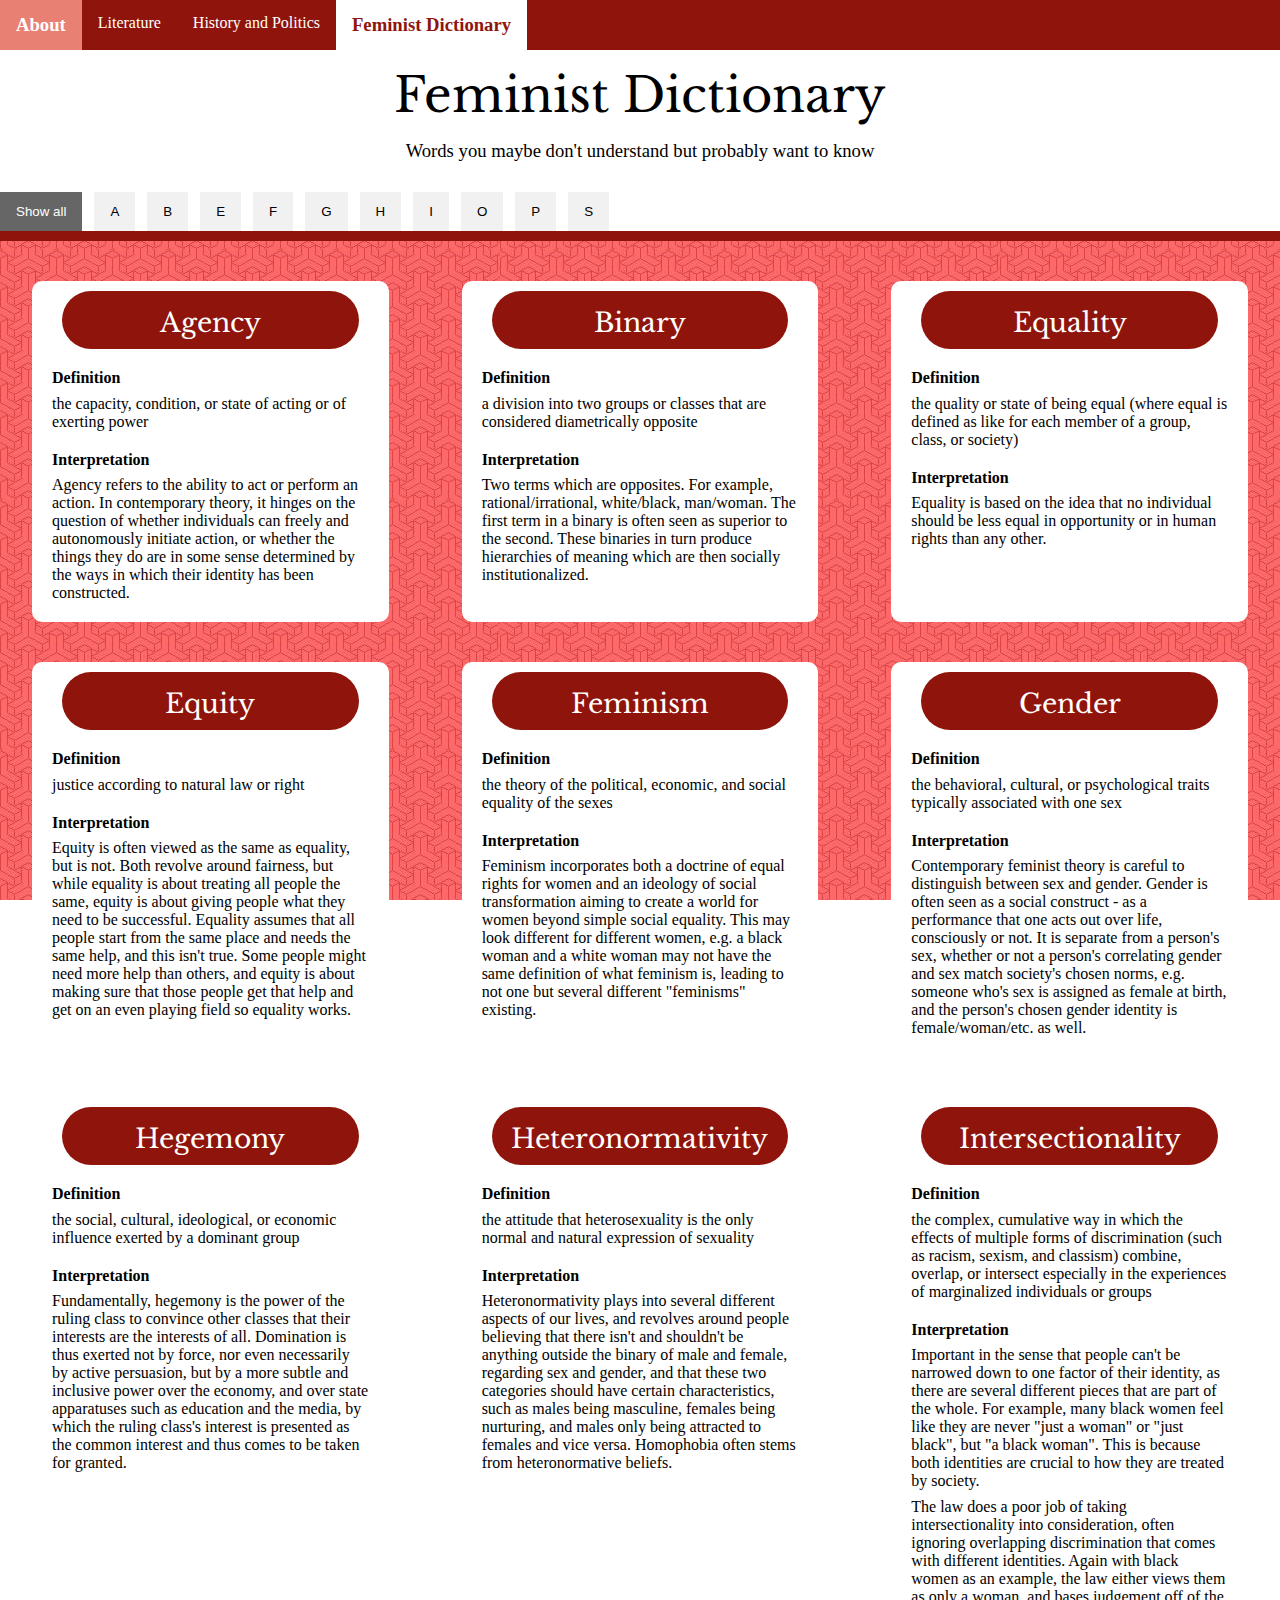
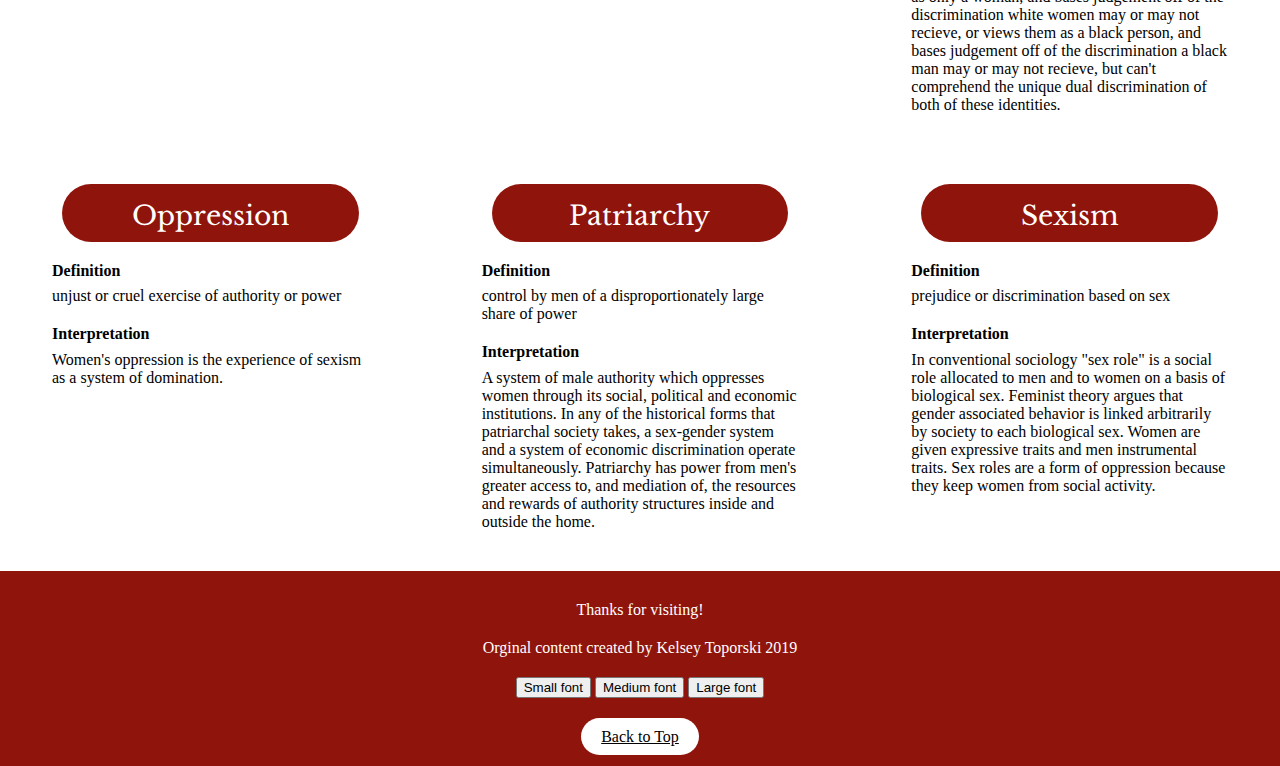
<file: femdict.html>
<!DOCTYPE html>
<html lang="en">
<head>
  <meta charset="UTF-8">

  <meta name="viewport" content="width=device-width, initial-scale=1.0">

  <!-- connects to the stylesheets -->
  <link rel="stylesheet" href="css/reset.css">
  <link rel="stylesheet" href="css/style.css">
  <!-- connect to a Google font -->
  <link rel="stylesheet" href="https://fonts.googleapis.com/css?family=Libre Baskerville">
  <!-- connect to a Font Aweseom font -->
  <!-- connect to a favicon -->

  <title>Women's Web - Dictionary</title>
</head>

<body>
  <header>
    <nav>
        <ul>
          <li><a href="index.html">About</a></li>
          <li><a href="literature.html">Literature</a></li>
          <li><a href="history.html">History and Politics</a></li>
          <li><a class = "active" href="femdict.html">Feminist Dictionary</a></li>
        </ul>
    </nav>
      <!-- definitions from meriam webster -->
      <!-- interpretations from
            The Dictionary of Feminist Theory - Maggie Humm,
            Key Concepts In Post-Colonial Studies - Ashcroft, Bill, Gareth Griffiths, and Helen Tiffin,
            or myself -->
      <!-- interpretation of equity from https://everydayfeminism.com/2014/09/equality-is-not-enough/ -->

    <h1>Feminist Dictionary</h1>
    <h2>Words you maybe don't understand but probably want to know</h2>
    
    <div id="myBtnContainer">
      <button class="btn active" onclick="filterSelection('all')"> Show all</button>
      <button class="btn" onclick="filterSelection('A')"> A</button>
      <button class="btn" onclick="filterSelection('B')"> B</button>
      <button class="btn" onclick="filterSelection('E')"> E</button>
      <button class="btn" onclick="filterSelection('F')"> F</button>
      <button class="btn" onclick="filterSelection('G')"> G</button>
      <button class="btn" onclick="filterSelection('H')"> H</button>
      <button class="btn" onclick="filterSelection('I')"> I</button>
      <button class="btn" onclick="filterSelection('O')"> O</button>
      <button class="btn" onclick="filterSelection('P')"> P</button>
      <button class="btn" onclick="filterSelection('S')"> S</button>
    </div>

  </header>

  <main class="container" id = "fd-main">


      <!-- definitions from meriam webster -->
      <!-- interpretations from
            The Dictionary of Feminist Theory - Maggie Humm,
            Key Concepts In Post-Colonial Studies - Ashcroft, Bill, Gareth Griffiths, and Helen Tiffin,
            or myself -->
      <!-- interpretation of equity from https://everydayfeminism.com/2014/09/equality-is-not-enough/ -->
      <div class="fd-grid">
      <dl>
        <div class="filterDiv A">
          <dt>Agency</dt>
          <dd>Definition
            <p>
              the capacity, condition, or state of acting or of exerting power
            </p>
          <dd>Interpretation
            <p>
              Agency refers to the ability to act or perform an action. In contemporary theory, it hinges on the question of whether individuals can freely and autonomously initiate action, or whether the things they do are in some sense determined by the ways in which their identity has been constructed.
            </p>
        </div>
        
        <div class="filterDiv B">
          <dt>Binary</dt>
          <dd>Definition
            <p>
              a division into two groups or classes that are considered diametrically opposite
            </p></dd>
          <dd>Interpretation
            <p>
              Two terms which are opposites. For example, rational/irrational, white/black, man/woman. The first term in a binary is often seen as superior to the second. These binaries in turn produce hierarchies of meaning which are then socially institutionalized.
            </p></dd>
        </div>

        <div class="filterDiv E">
          <dt>Equality</dt>
          <dd>Definition
            <p>
              the quality or state of being equal (where equal is defined as like for each member of a group, class, or society)
            </p></dd>
          <dd>Interpretation
            <p>
              Equality is based on the idea that no individual should be less equal in opportunity or in human rights than any other.
            </p></dd>
        </div>

        <div class="filterDiv E">
          <dt>Equity</dt>
          <dd>Definition
            <p>
              justice according to natural law or right
            </p></dd>
          <dd>Interpretation
            <p>
              Equity is often viewed as the same as equality, but is not. Both revolve around fairness, but while equality is about treating all people the same, equity is about giving people what they need to be successful. Equality assumes that all people start from the same place and needs the same help, and this isn't true. Some people might need more help than others, and equity is about making sure that those people get that help and get on an even playing field so equality works.
            </p></dd>
        </div>

        <div class="filterDiv F">
          <dt>Feminism</dt>
          <dd>Definition
            <p>
              the theory of the political, economic, and social equality of the sexes
            </p></dd>
          <dd>Interpretation
            <p>
              Feminism incorporates both a doctrine of equal rights for women and an ideology of social transformation aiming to create a world for women beyond simple social equality. This may look different for different women, e.g. a black woman and a white woman may not have the same definition of what feminism is, leading to not one but several different "feminisms" existing.
            </p></dd>
        </div>

        <div class="filterDiv G">
          <dt>Gender</dt>
          <dd>Definition
            <p>
              the behavioral, cultural, or psychological traits typically associated with one sex
            </p></dd>
          <dd>Interpretation
            <p>
              Contemporary feminist theory is careful to distinguish between sex and gender. Gender is often seen as a social construct - as a performance that one acts out over life, consciously or not. It is separate from a person's sex, whether or not a person's correlating gender and sex match society's chosen norms, e.g. someone who's sex is assigned as female at birth, and the person's chosen gender identity is female/woman/etc. as well.
            </p></dd>
        </div>

        <div class="filterDiv H">
          <dt>Hegemony</dt>
          <dd>Definition
            <p>
              the social, cultural, ideological, or economic influence exerted by a dominant group
            </p></dd>
          <dd>Interpretation
            <p>
              Fundamentally, hegemony is the power of the ruling class to convince other classes that their interests are the interests of all.  Domination is thus exerted not by force, nor even necessarily by active persuasion, but by a more subtle and inclusive power over the economy, and over state apparatuses such as education and the media, by which the ruling class's interest is presented as the common interest and thus comes to be taken for granted.
            </p></dd>
        </div>

        <div class="filterDiv H">
          <dt>Heteronormativity</dt>
          <dd>Definition
            <p>
              the attitude that heterosexuality is the only normal and natural expression of sexuality
            </p></dd>
          <dd>Interpretation
            <p>
              Heteronormativity plays into several different aspects of our lives, and revolves around people believing that there isn't and shouldn't be anything outside the binary of male and female, regarding sex and gender, and that these two categories should have certain characteristics, such as males being masculine, females being nurturing, and males only being attracted to females and vice versa. Homophobia often stems from heteronormative beliefs.
            </p></dd>
        </div>

        <div class="filterDiv I">
          <dt>Intersectionality</dt>
          <dd>Definition
            <p>
              the complex, cumulative way in which the effects of multiple forms of discrimination (such as racism, sexism, and classism) combine, overlap, or intersect especially in the experiences of marginalized individuals or groups
            </p></dd>
          <dd>Interpretation
            <p>
              Important in the sense that people can't be narrowed down to one factor of their identity, as there are several different pieces that are part of the whole. For example, many black women feel like they are never "just a woman" or "just black", but "a black woman". This is because both identities are crucial to how they are treated by society.
            </p>
            <p>
              The law does a poor job of taking intersectionality into consideration, often ignoring overlapping discrimination that comes with different identities. Again with black women as an example, the law either views them as only a woman, and bases judgement off of the discrimination white women may or may not recieve, or views them as a black person, and bases judgement off of the discrimination a black man may or may not recieve, but can't comprehend the unique dual discrimination of both of these identities.
            </p></dd>
        </div>

        <div class="filterDiv O">
          <dt>Oppression</dt>
          <dd>Definition
            <p>
              unjust or cruel exercise of authority or power
            </p></dd>
          <dd>Interpretation
            <p>
              Women's oppression is the experience of sexism as a system of domination.
            </p></dd>
        </div>

        <div class="filterDiv P">
          <dt>Patriarchy</dt>
          <dd>Definition
            <p>
              control by men of a disproportionately large share of power
            </p></dd>
          <dd>Interpretation
            <p>
              A system of male authority which oppresses women through its social, political and economic institutions. In any of the historical forms that patriarchal society takes, a sex-gender system and a system of economic discrimination operate simultaneously. Patriarchy has power from men's greater access to, and mediation of, the resources and rewards of authority structures inside and outside the home.
            </p></dd>
        </div>

        <div class="filterDiv S">
          <dt>Sexism</dt>
          <dd>Definition
            <p>
              prejudice or discrimination based on sex
            </p></dd>
          <dd>Interpretation
            <p>
              In conventional sociology "sex role" is a social role allocated to men and to women on a basis of biological sex. Feminist theory argues that gender associated behavior is linked arbitrarily by society to each biological sex. Women are given expressive traits and men instrumental traits. Sex roles are a form of oppression because they keep women from social activity.
            </p></dd>
        </div>
      </dl>
      </div>
    </main>

    <footer>
      <p class="thanks">
        Thanks for visiting! <i class="far fa-grin"></i>
      </p>
      <p>Orginal content created by Kelsey Toporski 2019</p>

      <section>
        <button onclick = "small()">Small font</button>
        <button onclick = "medium()">Medium font</button>
        <button onclick = "large()">Large font</button>
      </section>
      
      <a href="#top" class="tops">Back to Top</a>
    </footer>

    <script>
      filterSelection("all")
      function filterSelection(c) {
        var x, i;
        x = document.getElementsByClassName("filterDiv");
        if (c == "all") c = "";
        for (i = 0; i < x.length; i++) {
          RemoveClass(x[i], "show");
          if (x[i].className.indexOf(c) > -1) AddClass(x[i], "show");
        }
      }
      
      function AddClass(element, name) {
        var i, arr1, arr2;
        arr1 = element.className.split(" ");
        arr2 = name.split(" ");
        for (i = 0; i < arr2.length; i++) {
          if (arr1.indexOf(arr2[i]) == -1) {element.className += " " + arr2[i];}
        }
      }
      
      function RemoveClass(element, name) {
        var i, arr1, arr2;
        arr1 = element.className.split(" ");
        arr2 = name.split(" ");
        for (i = 0; i < arr2.length; i++) {
          while (arr1.indexOf(arr2[i]) > -1) {
            arr1.splice(arr1.indexOf(arr2[i]), 1);
          }
        }
        element.className = arr1.join(" ");
      }
      
      // Add active class to the current button (highlight it)
      var btnContainer = document.getElementById("myBtnContainer");
      var btns = btnContainer.getElementsByClassName("btn");
      for (var i = 0; i < btns.length; i++) {
        btns[i].addEventListener("click", function(){
          var current = document.getElementsByClassName("active");
          current[0].className = current[0].className.replace(" active", "");
          this.className += " active";
        });
      }
      </script>
      
      <script>
      function small(){
        console.log("I am in small")
        bd = document.querySelector("body")
        bd.style.fontSize = ".75em"
      }

      function medium(){
        console.log("I am in medium")
        bd = document.querySelector("body")
        bd.style.fontSize = "1em"
      }

      function large(){
        console.log("I am in large")
        bd = document.querySelector("body")
        bd.style.fontSize = "2em"
      }
    </script>
</body>
</html>
</file>
<file: css/style.css>
body{
    font-family: Verdana, "fira sans";
    font-size: 12pt;
}
header{
    Font-size: 36pt;
    font-family: Montserrat;
}

.skip {
    background: navy    ;
    color: white;
    height: 30px;
    left: 50%;
    padding: 10px 5px 10px 5px;
    position: absolute;
    transform: translateY(-100%);
    transition: transform 0.3s;
    text-decoration: none;
}

.skip:focus{
    transform: translateY(0%);
}

nav ul {
    display: flex;
    flex-direction: column;
    font-size:12pt;
    list-style-type: none;
    background-color: #8f140b;
}

nav li a {
   display: flex;
   color: white;
   padding: 14px 16px;
   text-decoration: none;
   transition: 0.5s ease-in-out
}

nav li a:hover {
  background-color: #e98074;
  font-size: 14pt;
  font-weight: bold;
  transform: 0.5s ease;
}

nav li a.active{
    color: #8f140b;
    background-color: white;
    font-weight: bold;
    font-size: 14pt;
}

h1{
  font-family: "Libre Baskerville";
  text-align: center;
  margin: 15px 10px 15px 10px;
}

h2{
    font-size: 14pt;
    font-family: Verdana, "fira sans";
    text-align: center;
    margin: 10px 0px 10px 0px;
}

main h1{
    font-size: 28pt;
}

main h2{
    text-align: left;
    font-weight: bold;
}

main{
    margin: 0px;
    background-image: url(../images/pattern-07.jpg);
    background-attachment: fixed;
    border-top: 10px solid #8f140b;
    border-bottom: 10px solid #8f140b;
}

.about-container{
    display: grid;
    column-gap: 10px;
    grid-template-columns: 1fr;
    margin: 0 5vw;
    margin-bottom: 20px;
}
    
.about-container div{
    background: white;
    border-radius: 20px;
    padding: 0px 10px 20px 10px;
    margin-top: 20px;
}
    
.about-container p{
    margin-bottom: 20px;
}
    
.about-container h2{
    text-align: center;
}
    
.about-container a{
    text-align: center;
    color: white;
    border-radius: 10px;
    background-color: #8f140b;
    padding: 10px 15px 10px 15px;
}

.index-container{
    border: none;
}

.site-desc{
    background-color:white;
    padding: 10px 15px 10px 15px;
    border-top: 10px solid #8f140b;
    border-bottom: 10px solid #8f140b;
}

.site-desc p{
    padding-top: 10px;
    padding-bottom: 10px;
}

dt{
    font-size: 20pt;
    font-family: "Libre Baskerville";
    text-align: center;
    padding: 15px 10px 10px 10px;
    background-color: #8f140b;
    color: white;
    border-radius: 30px;
    margin: 0px 10px 10px 10px;
}

dd{
    font-size: 14;
    font-weight: bold;
    margin-top: 20px;
}

.fd-grid{
    display: grid;
    width: 95%;
    margin: 0 2.5vw;
}

.fd-grid div{
    padding: 10px 20px 20px 20px;
    border-radius: 10px;
    background-color: #ffffff;
    margin: 20px 0px 20px 0px;
    transition: 0.5s ease-in-out
}
.fd-grid div:hover{
    box-shadow: 0px 10px 20px 15px darkred;
    margin: 25px 0px 45px 0px;
}

.fd-grid div p{
    margin-top: 7.5px;
}

.filterDiv {
    text-align: center;
    display: none;
  }
  
  .show {
    display: block;
    text-align: left;
  }
  
  .fd-grid {
    margin-top: 20px;
  }
  
  .btn {
    border: none;
    outline: none;
    padding: 12px 16px;
    background-color: #f1f1f1;
    cursor: pointer;
  }
  
  .btn:hover {
    background-color: #ddd;
  }
  
  .btn.active {
    background-color: #666;
    color: white;
  }

img#womens_march{
    width: 100%;
}

img{
    width: 100%;
    border-style: double;
    border-width: 9px;
    border-color: #8f140b;
    padding: 3px;
}

.div-histlit{
    width: 90%;
    margin: auto;
}

.div-histlit div{
    display: grid;
    background-color: white;
    border-radius: 20px;
    margin: 15px 0px 15px 0px;
}

.div-histlit h2{
    margin-left: 20px;
}
.div-histlit p,.div-histlit ul{
    margin: 5px 30px 15px 30px;
}

.fa-solid{
    padding-right: 10px;
    color:#8f140b;
}

img:hover{
    border-style: solid;
    border-width: 18px;
    transition: 1s ease;
}
@keyframes image_change{
    from{
        transform: translateX(-100%);
        -webkit-filter: grayscale(100%);
        filter: grayscale(100%)
        opacity(0)
    }
    to{
        transform: translateX(0%);
        -webkit-filter: grayscale(0%);
        filter: grayscale(0%)
        opacity(1)
    }
}

img#womens_march{
    width: 100%;
    border: none;
    border-radius: 0px;
    padding: 0px;
    margin: 0px;
    animation-name: image_change;
    animation-duration: 5s;
    animation-iteration-count: 1;
}

@media screen and (prefers-reduced-motion: reduce){
    #womens_march{
        animation: none;
    }
}

img:nth-child(2n){
    border-style: groove;
}

img:nth-child(2n):hover{
    border-style: groove;
    border-width: 18px;
    transition: 0.5s ease;
}

div:nth-child(2n) img{
    border: 9px double #8f140b;
}

div:nth-child(2n) img:hover{
    border: 18px solid #8f140b;
}

footer{
    background-color:#eca19c;
    padding: 10px 0px 20px 0px;
    color: white;
    text-align: center;
    background-color: #8f140b;
}

footer p{
    margin: 10px 0px 20px 0px;
}

footer a{
    background: white;
    color: black;
    padding: 10px 20px 10px 20px;
    border-radius: 20px;
}

footer section{
    margin: 20px 0 30px 0;
}

@media screen and (min-width: 800px){
    nav ul {
    flex-direction: row;
    justify-content: flex-end;
    }

    .skip{
        left: 75%;
    }

    .fd-grid > dl{
        display: grid;
        grid-template-columns: 47% 47%;
        column-gap: 6%;
    }

    .about-container{
        grid-template-columns: 1fr 1fr 1fr;
        margin-bottom: 20px;
    }

    .div-histlit{
        column-count: 2;
        column-gap: 2em;
    }

    .div-histlit div{
        display: inline-block;
        width: 100%;
        vertical-align: baseline;
    }
}

@media screen and (min-width: 1200px){

    .fd-grid > dl{
        display: grid;
        grid-template-columns: 1fr 1fr 1fr;
        column-gap: 6%;
    }


    .div-histlit{
        column-count: 3;
    }

    nav ul {
        justify-content: flex-start;
    }
}
</file>
